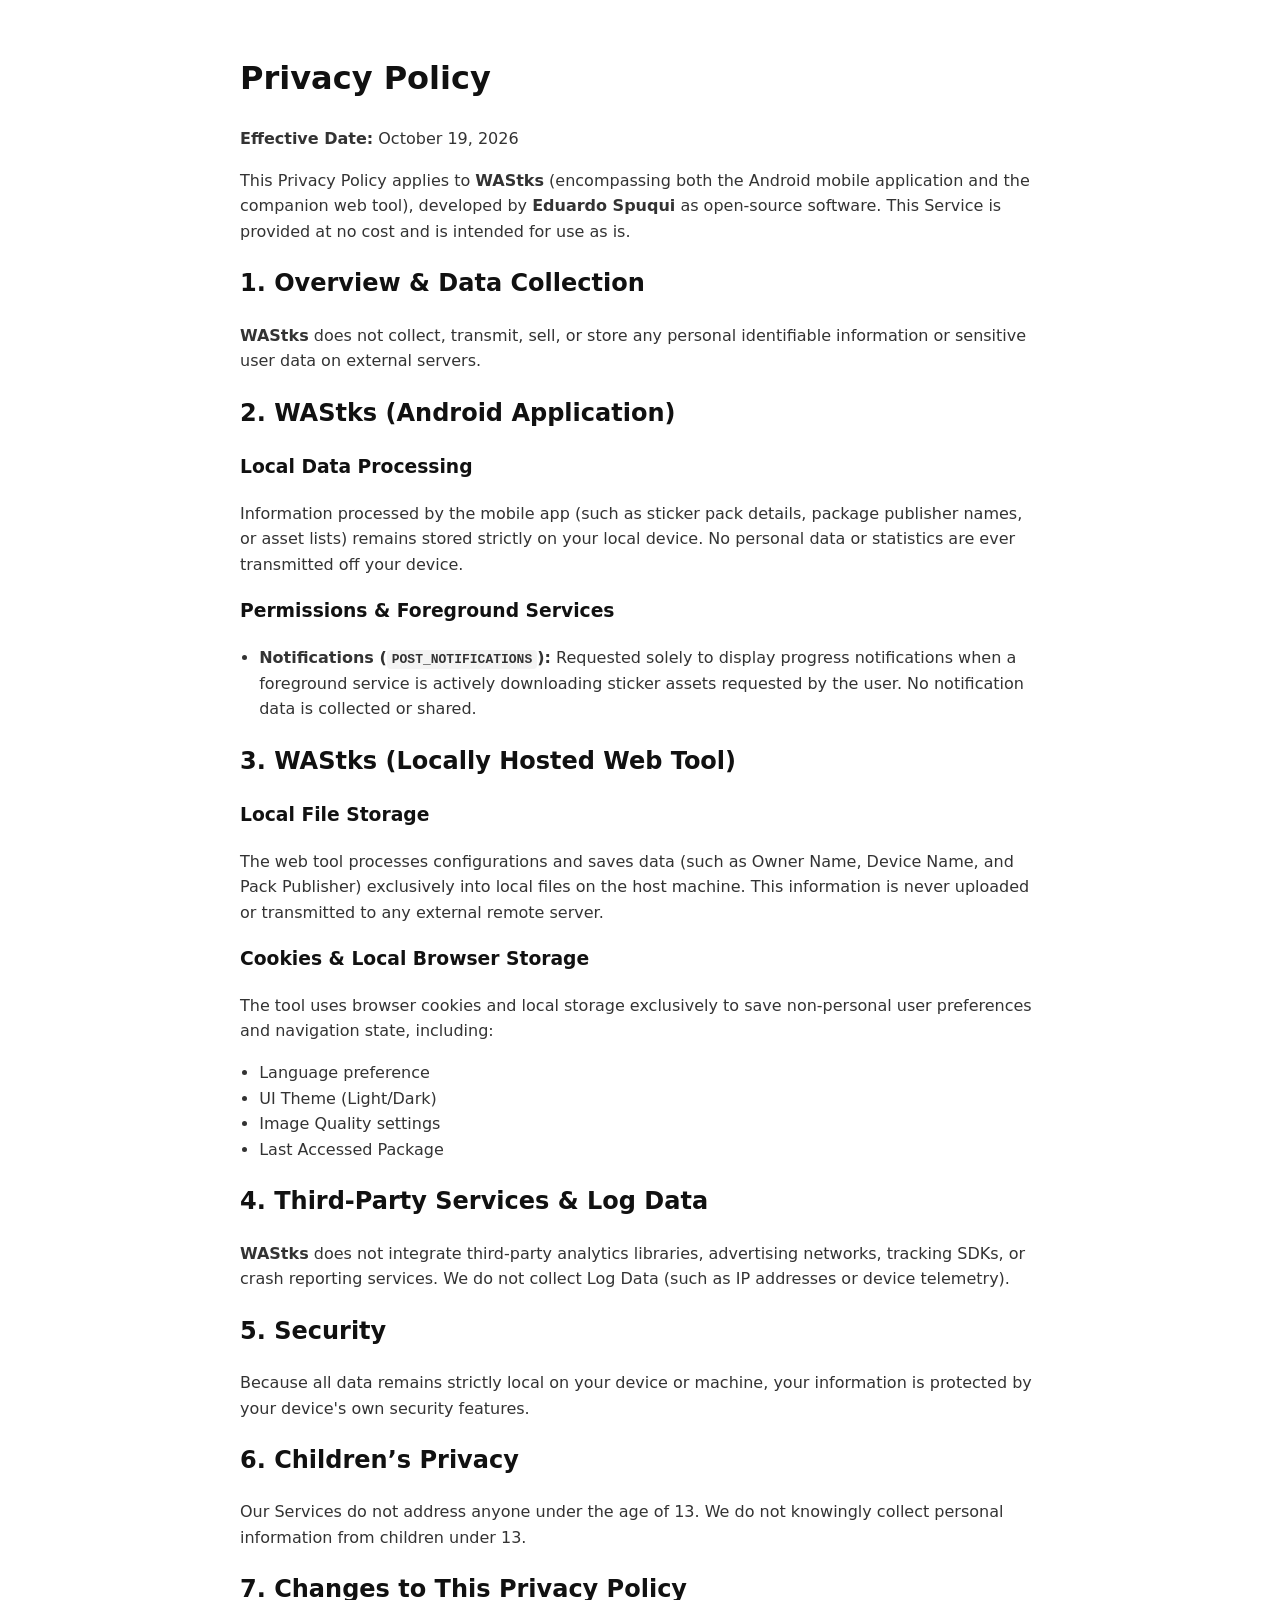
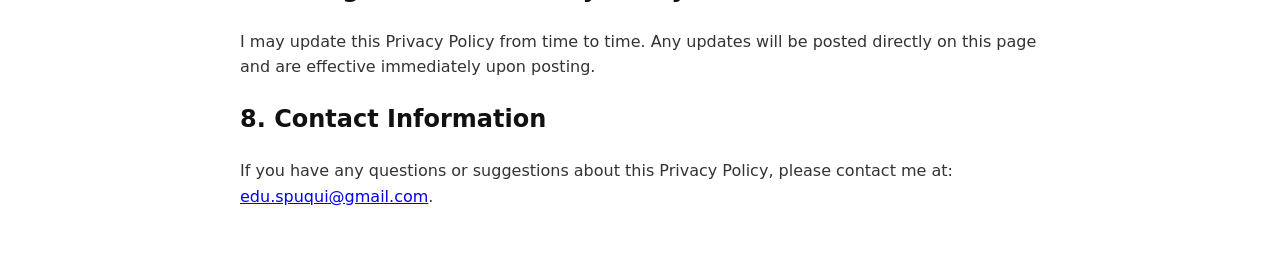
<file: privacy-policy.html>
<!DOCTYPE html>
<html lang="en">
<head>
    <meta charset="UTF-8">
    <meta name="viewport" content="width=device-width, initial-scale=1.0">
    <title>WAStks - Privacy Policy</title>
    <style>
        body { font-family: system-ui, -apple-system, sans-serif; line-height: 1.6; max-width: 800px; margin: 0 auto; padding: 2rem; color: #333; }
        h1, h2, h3 { color: #111; }
        code { background: #f4f4f4; padding: 2px 5px; border-radius: 4px; }
        ul { padding-left: 1.2rem; }
    </style>
</head>
<body>

    <h1>Privacy Policy</h1>
    <p><strong>Effective Date:</strong> October 19, 2026</p>
    <p>This Privacy Policy applies to <strong>WAStks</strong> (encompassing both the Android mobile application and the companion web tool), developed by <strong>Eduardo Spuqui</strong> as open-source software. This Service is provided at no cost and is intended for use as is.</p>

    <h2>1. Overview & Data Collection</h2>
    <p><strong>WAStks</strong> does not collect, transmit, sell, or store any personal identifiable information or sensitive user data on external servers.</p>

    <h2>2. WAStks (Android Application)</h2>
    <h3>Local Data Processing</h3>
    <p>Information processed by the mobile app (such as sticker pack details, package publisher names, or asset lists) remains stored strictly on your local device. No personal data or statistics are ever transmitted off your device.</p>

    <h3>Permissions & Foreground Services</h3>
    <ul>
        <li><strong>Notifications (<code>POST_NOTIFICATIONS</code>):</strong> Requested solely to display progress notifications when a foreground service is actively downloading sticker assets requested by the user. No notification data is collected or shared.</li>
    </ul>

    <h2>3. WAStks (Locally Hosted Web Tool)</h2>
    <h3>Local File Storage</h3>
    <p>The web tool processes configurations and saves data (such as Owner Name, Device Name, and Pack Publisher) exclusively into local files on the host machine. This information is never uploaded or transmitted to any external remote server.</p>

    <h3>Cookies & Local Browser Storage</h3>
    <p>The tool uses browser cookies and local storage exclusively to save non-personal user preferences and navigation state, including:</p>
    <ul>
        <li>Language preference</li>
        <li>UI Theme (Light/Dark)</li>
        <li>Image Quality settings</li>
        <li>Last Accessed Package</li>
    </ul>

    <h2>4. Third-Party Services & Log Data</h2>
    <p><strong>WAStks</strong> does not integrate third-party analytics libraries, advertising networks, tracking SDKs, or crash reporting services. We do not collect Log Data (such as IP addresses or device telemetry).</p>

    <h2>5. Security</h2>
    <p>Because all data remains strictly local on your device or machine, your information is protected by your device's own security features.</p>

    <h2>6. Children’s Privacy</h2>
    <p>Our Services do not address anyone under the age of 13. We do not knowingly collect personal information from children under 13.</p>

    <h2>7. Changes to This Privacy Policy</h2>
    <p>I may update this Privacy Policy from time to time. Any updates will be posted directly on this page and are effective immediately upon posting.</p>

    <h2>8. Contact Information</h2>
    <p>If you have any questions or suggestions about this Privacy Policy, please contact me at: <a href="mailto:edu.spuqui@gmail.com?subject=WAStks%20Privacy%20Inquiry">edu.spuqui@gmail.com</a>.</p>

</body>
</html>
</file>
